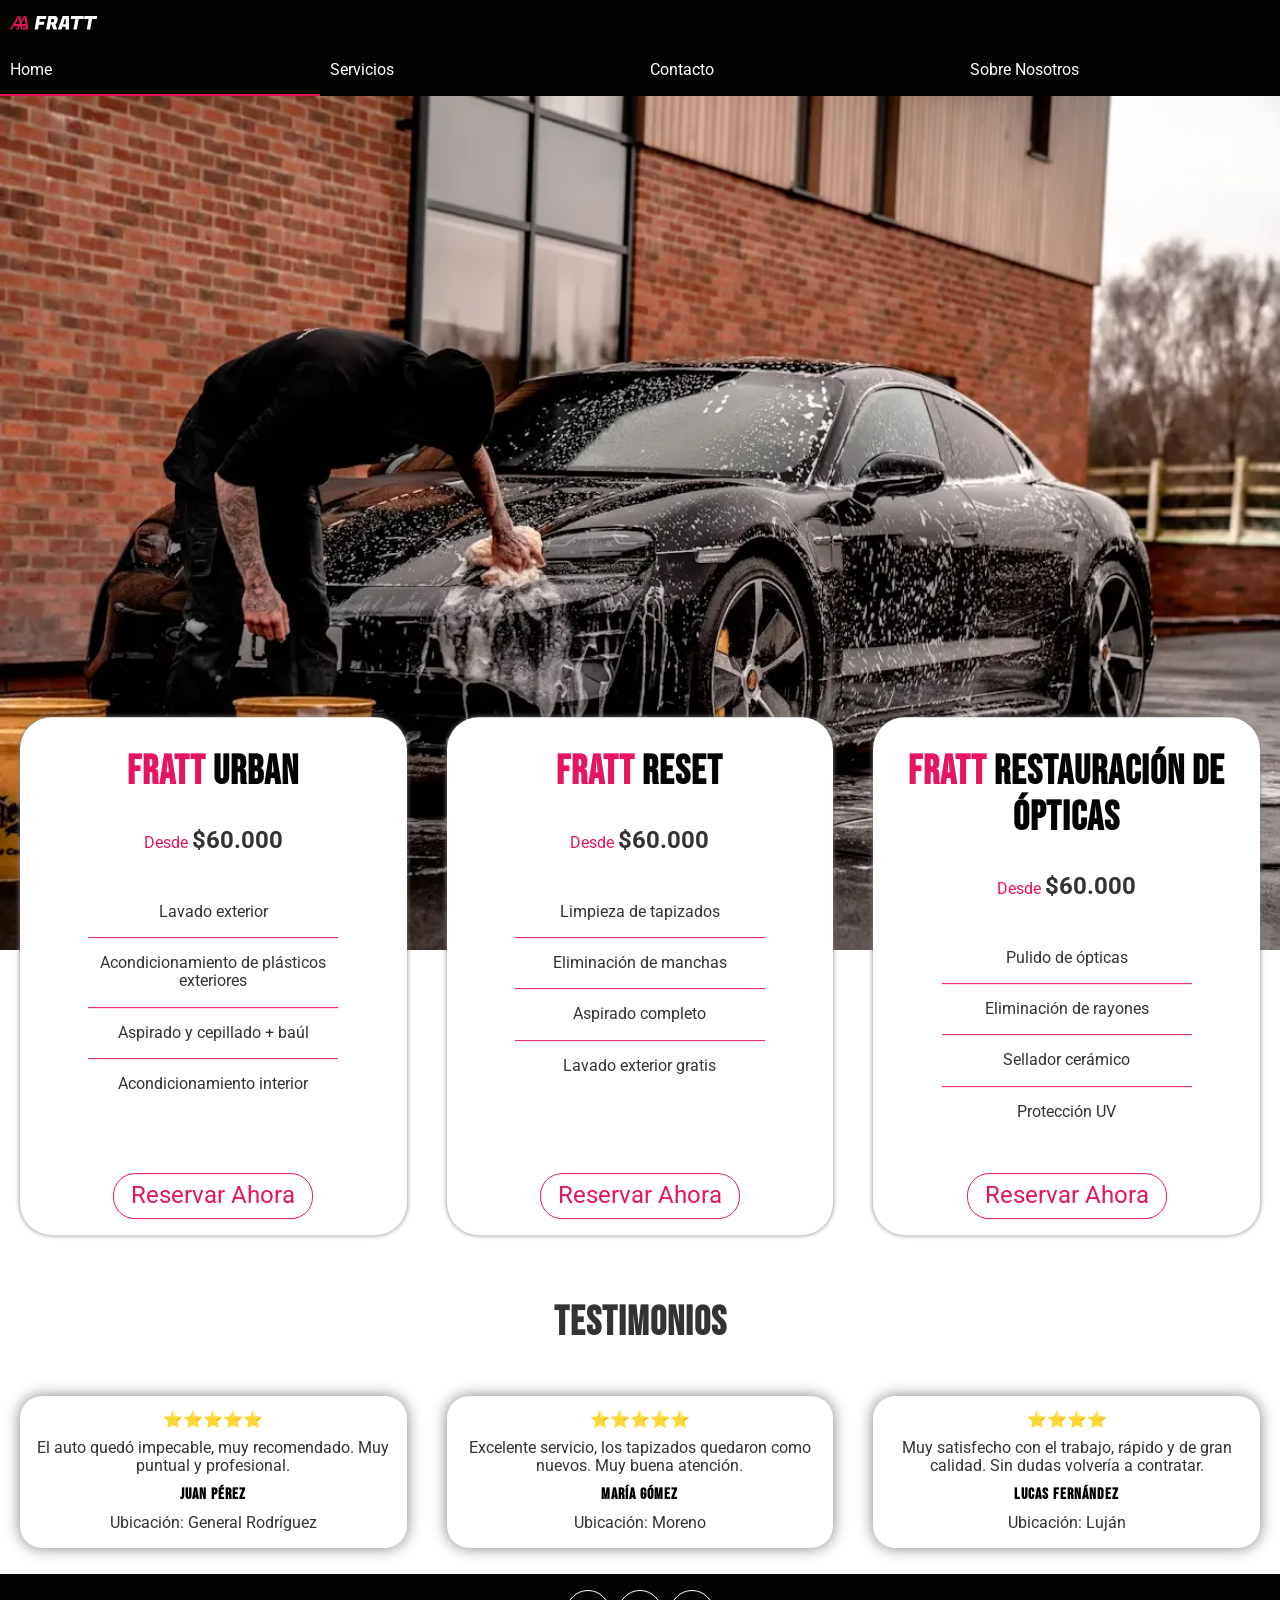
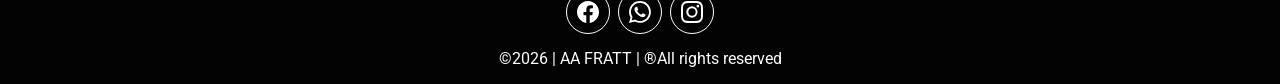
<file: index.html>
<!DOCTYPE html>
<html lang="en">
<head>
    <meta charset="UTF-8">
    <meta name="viewport" content="width=device-width, initial-scale=1.0">
    <meta name="author" content="Thomas Gomez">
    <meta name="description" content="Book our car wash packages backed by real testimonials">
    <title>AA FRATT - Mobile Car Wash</title>
    <!-- FAVICON -->
     <link rel="icon" href="images/favicon.ico">
    <!-- FACEBOOK META TAGS -->
    <meta property="og:title" content="Home page - AA FRATT - Mobile Car Wash">
    <meta property="og:description" content="Book our car wash packages backed by real testimonials">
    <meta property="og:image" content="https://diegothomas2025.github.io/wdd231/images/profile.webp">
    <meta property="og:url" content="https://diegothomas2025.github.io/wdd231/finalproject/index.html">
    <!-- FONTS -->
    <link rel="preconnect" href="https://fonts.googleapis.com">
    <link rel="preconnect" href="https://fonts.gstatic.com" crossorigin>
    <link href="https://fonts.googleapis.com/css2?family=Bebas+Neue&family=Roboto&display=swap" rel="stylesheet">
    <!-- STYLES -->
    <link rel="stylesheet" href="styles/normalize.css">
    <link rel="stylesheet" href="styles/base.css">
    <link rel="stylesheet" href="styles/medium.css">
    <link rel="stylesheet" href="styles/larger.css">
    <!-- SCRIPTS -->
     <script src="scripts/main.js" type="module"></script>
</head>
<body>
    <header>
        <img src="images/aafratt-logo.svg" alt="Logo AA FRATT" width="1" height="1">
        <button id="ham-button" class="hamburger" aria-label="Open menu"></button>
    </header>
    <nav id="nav-button" class="navigation">
        <ul>
            <li><a class="current" href="index.html">Home</a></li>
            <li><a href="services.html">Servicios</a></li>
            <li><a href="contact.html">Contacto</a></li>
            <li><a href="contact.html">Sobre Nosotros</a></li>
        </ul>
    </nav>
    <main>
        <section class="hero">
            <h1 hidden>Home</h1>
            <img src="images/hero.webp" alt="Car Wash Photo">
            <section id="packages-container">
                <h2 hidden>packages</h2>
            </section>
            <dialog id="dialog-container">
                <div class="dialog-grid">
                    <h2>Title</h2>
                    <button>❌</button>
                </div>
                <div class="dialog-content">
                    <p id="dialog-prices"></p>
                    <ul id="dialog-services"></ul>
                    <a href="https://wa.me/5491137663738" id="whatsapp-button" target="_blank">Confirmar por WhatsApp</a>
                </div>
            </dialog>
        </section>
        <section class="testimonials">
            <h2>Testimonios</h2>
            <div id="testimonials-container"></div>
        </section>

    </main>
    <footer>
        <div class="social">
            <a href="https://www.facebook.com/ElTomiiXD/" target="_blank"><img src="images/facebook.svg" alt="Facebook Logo" width="16" height="16"></a>
            <a href="https://api.whatsapp.com/send/?phone=%2B541137663738&text&type=phone_number&app_absent=0" target="_blank"><img src="images/whatsapp.svg" alt="WhatsApp Logo" width="16" height="16"></a>
            <a href="https://www.instagram.com/tomii_gomez_/?__pwa=1" target="_blank"><img src="images/instagram.svg" alt="Instagram Logo" width="16" height="16"></a>
        </div>
        <p>©2026 | AA FRATT | ®All rights reserved</p>
    </footer>
</body>
</html>
</file>
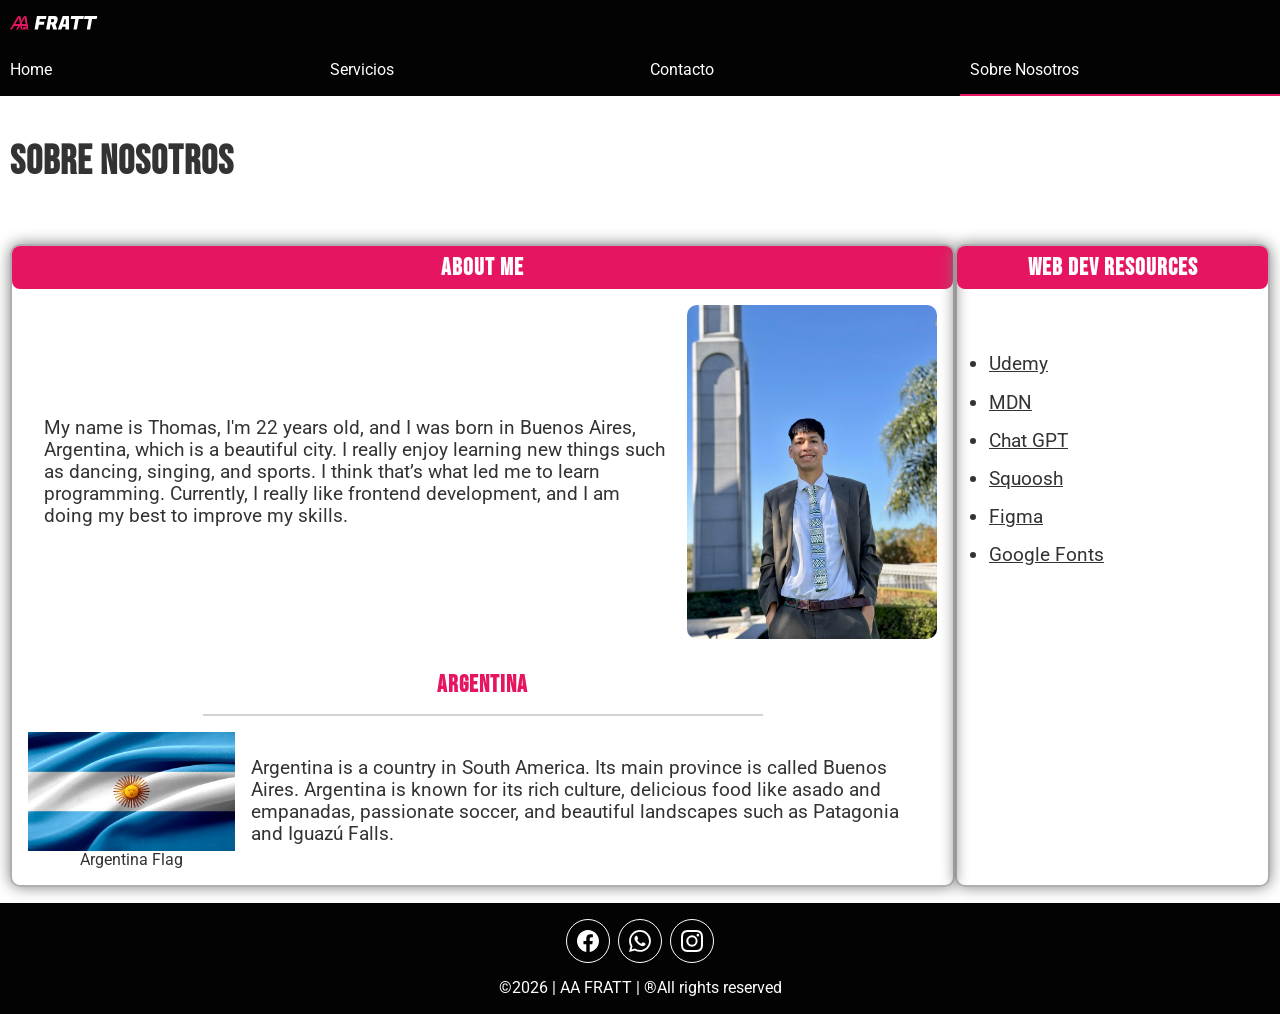
<file: about.html>
<!DOCTYPE html>
<html lang="en">
<head>
    <meta charset="UTF-8">
    <meta name="viewport" content="width=device-width, initial-scale=1.0">
    <meta name="author" content="Thomas Gomez">
    <meta name="description" content="Book our car wash packages backed by real testimonials">
    <title>AA FRATT - Mobile Car Wash</title>
    <!-- FAVICON -->
     <link rel="icon" href="images/favicon.ico">
    <!-- FACEBOOK META TAGS -->
    <meta property="og:title" content="Home page - AA FRATT - Mobile Car Wash">
    <meta property="og:description" content="Book our car wash packages backed by real testimonials">
    <meta property="og:image" content="https://diegothomas2025.github.io/wdd231/images/profile.webp">
    <meta property="og:url" content="https://diegothomas2025.github.io/wdd231/finalproject/index.html">
    <!-- FONTS -->
    <link rel="preconnect" href="https://fonts.googleapis.com">
    <link rel="preconnect" href="https://fonts.gstatic.com" crossorigin>
    <link href="https://fonts.googleapis.com/css2?family=Bebas+Neue&family=Roboto&display=swap" rel="stylesheet">
    <!-- STYLES -->
    <link rel="stylesheet" href="styles/normalize.css">
    <link rel="stylesheet" href="styles/base.css">
    <link rel="stylesheet" href="styles/medium.css">
    <link rel="stylesheet" href="styles/larger.css">
    <!-- SCRIPTS -->
     <script src="scripts/main.js" type="module"></script>
</head>
<body>
    <header>
        <img src="images/aafratt-logo.svg" alt="Logo AA FRATT" width="1" height="1">
        <button id="ham-button" class="hamburger" aria-label="Open menu"></button>
    </header>
    <nav id="nav-button" class="navigation">
        <ul>
            <li><a href="index.html">Home</a></li>
            <li><a href="services.html">Servicios</a></li>
            <li><a href="contact.html">Contacto</a></li>
            <li><a class="current" href="about.html">Sobre Nosotros</a></li>
        </ul>
    </nav>
    <main class="main-container">
        <h1>Sobre Nosotros</h1>
        <section class="card ">
            <h2>About Me</h2>
            <div class="profile">
                <p>My name is Thomas, I'm 22 years old, and I was born in Buenos Aires, Argentina, which is a beautiful city. I really enjoy learning new things such as dancing, singing, and sports. I think that’s what led me to learn programming. Currently, I really like frontend development, and I am doing my best to improve my skills.</p>
                <img src="images/profile.webp" alt="Author Image" loading="lazy">
            </div>
            <h3>Argentina</h3>
            <div class="argentina">
                <figure>
                    <img src="images/argentina.webp" alt="Argentina Flag" loading="lazy">
                    <figcaption>Argentina Flag</figcaption> 
                </figure>
                <p>Argentina is a country in South America. Its main province is called Buenos Aires. Argentina is known for its rich culture, delicious food like asado and empanadas, passionate soccer, and beautiful landscapes such as Patagonia and Iguazú Falls.</p>
            </div>
        </section>
        <section class="card">
            <h2>Web Dev Resources</h2>
            <ul class="web-resources">
                <li><a href="https://www.udemy.com/home/my-courses/learning/">Udemy</a></li>
                <li><a href="https://developer.mozilla.org/es/">MDN</a></li>
                <li><a href="https://chatgpt.com/c/68bcdb42-6bdc-8331-998b-def47b112c37">Chat GPT</a></li>
                <li><a href="https://squoosh.app/">Squoosh</a></li>
                <li><a href="https://www.figma.com/files/team/1518007020828642637/project/404070113/Proyecto-en-equipo?fuid=1518007018238513076">Figma</a></li>
                <li><a href="https://fonts.google.com/">Google Fonts</a></li>
            </ul>
        </section>
    </main>
    <footer>
        <div class="social">
            <a href="https://www.facebook.com/ElTomiiXD/" target="_blank"><img src="images/facebook.svg" alt="Facebook Logo" width="16" height="16"></a>
            <a href="https://api.whatsapp.com/send/?phone=%2B541137663738&text&type=phone_number&app_absent=0" target="_blank"><img src="images/whatsapp.svg" alt="WhatsApp Logo" width="16" height="16"></a>
            <a href="https://www.instagram.com/tomii_gomez_/?__pwa=1" target="_blank"><img src="images/instagram.svg" alt="Instagram Logo" width="16" height="16"></a>
        </div>
        <p>©2026 | AA FRATT | ®All rights reserved</p>
    </footer>
</body>
</html>
</file>
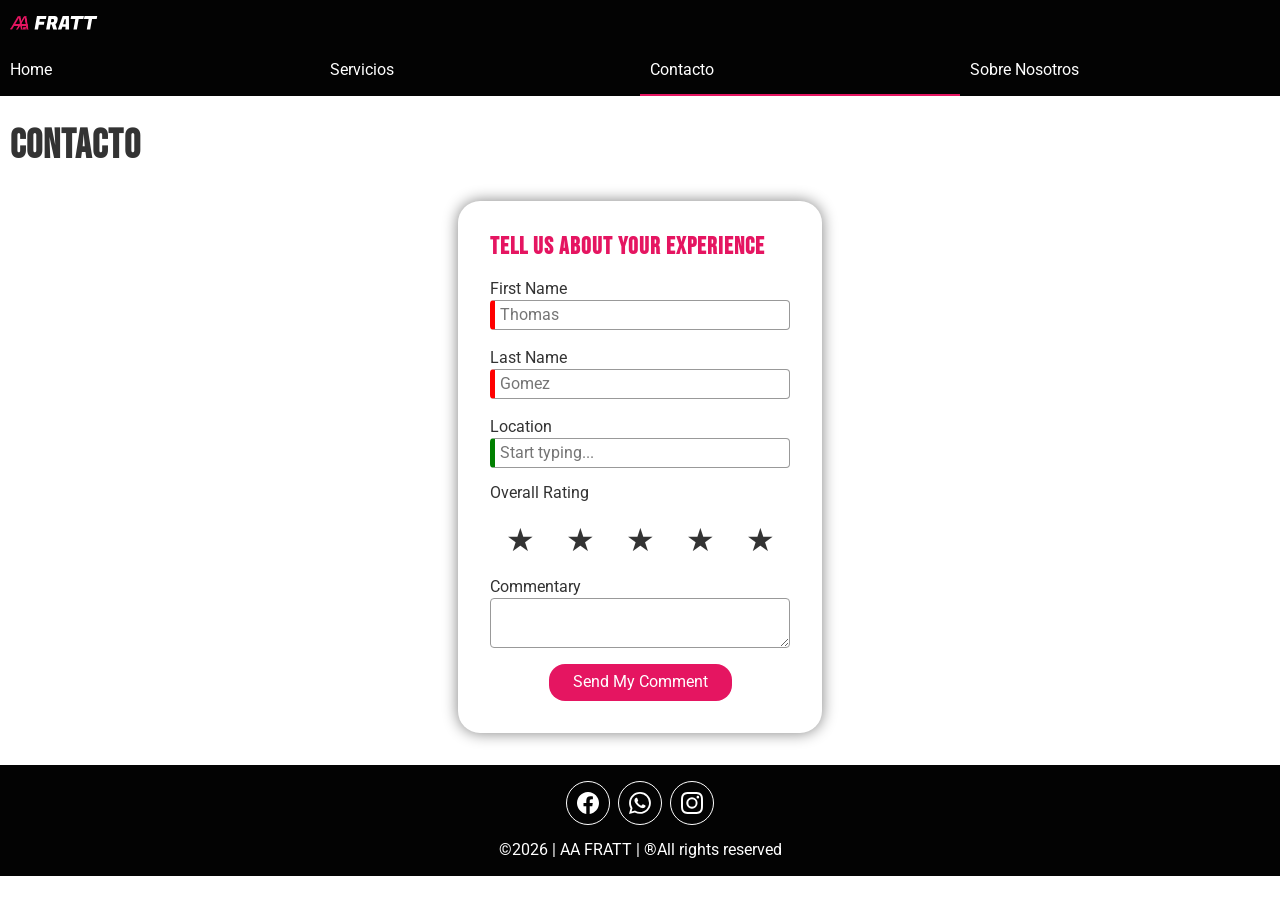
<file: contact.html>
<!DOCTYPE html>
<html lang="en">
<head>
    <meta charset="UTF-8">
    <meta name="viewport" content="width=device-width, initial-scale=1.0">
    <meta name="author" content="Thomas Gomez">
    <meta name="description" content="Contact us and tell us about your experience.">
    <title>AA FRATT - Contact Us</title>
    <!-- FAVICON -->
     <link rel="icon" href="images/favicon.ico">
    <!-- FACEBOOK META TAGS -->
    <meta property="og:title" content="Contact Us | AA Fratt Car Wash">
    <meta property="og:description" content="Contact us and tell us about your experience.">
    <meta property="og:image" content="https://diegothomas2025.github.io/wdd231/images/profile.webp">
    <meta property="og:url" content="https://diegothomas2025.github.io/wdd231/finalproject/index.html">
    <!-- FONTS -->
    <link rel="preconnect" href="https://fonts.googleapis.com">
    <link rel="preconnect" href="https://fonts.gstatic.com" crossorigin>
    <link href="https://fonts.googleapis.com/css2?family=Bebas+Neue&family=Roboto&display=swap" rel="stylesheet">
    <!-- STYLES -->
    <link rel="stylesheet" href="styles/normalize.css">
    <link rel="stylesheet" href="styles/base.css">
    <link rel="stylesheet" href="styles/medium.css">
    <link rel="stylesheet" href="styles/larger.css">
    <!-- SCRIPTS -->
    <script src="scripts/main.js" type="module"></script>
</head>
<body>
    <header>
        <img src="images/aafratt-logo.svg" alt="Logo AA FRATT" width="1" height="1">
        <button id="ham-button" class="hamburger" aria-label="Open menu"></button>
    </header>
    <nav id="nav-button" class="navigation">
        <ul>
            <li><a href="index.html">Home</a></li>
            <li><a href="services.html">Servicios</a></li>
            <li><a class="current" href="contact.html">Contacto</a></li>
            <li><a href="about.html">Sobre Nosotros</a></li>
        </ul>
    </nav>
    <main>
        <h1>Contacto</h1>
        <form action="thankyou.html" method="get">
            <h2>Tell us about your experience</h2>

            <label for="get-fname">First Name</label>
            <input type="text" id="get-fname" name="first" title="Your first name" autocomplete="given-name" placeholder="Thomas" required>

            <label for="get-lname">Last Name</label>
            <input type="text" id="get-lname" name="lastname" title="Your last name" autocomplete="family-name" placeholder="Gomez" required>

            <label for="get-location">Location</label>
            <input list="cities" id="get-location" name="location" placeholder="Start typing...">

            <fieldset>
                <legend>Overall Rating</legend>
                <div>
                    <input type="radio" id="star5" name="rating" value="5">
                    <label for="star5">★</label>
                    
                    <input type="radio" id="star4" name="rating" value="4">
                    <label for="star4">★</label>
                    
                    <input type="radio" id="star3" name="rating" value="3">
                    <label for="star3">★</label>
                    
                    <input type="radio" id="star2" name="rating" value="2">
                    <label for="star2">★</label>
                    
                    <input type="radio" id="star1" name="rating" value="1">
                    <label for="star1">★</label>
                </div>
            </fieldset>

            <datalist id="cities">
                <option value="General Rodriguez"></option>
                <option value="Moreno"></option>
                <option value="Lujan"></option>
                <option value="Pilar"></option>
                <option value="San Miguel"></option>
                <option value="Moron"></option>
                <option value="Merlo"></option>
                <option value="Ituzaingo"></option>
            </datalist>

            <label for="get-commentary">Commentary</label>
            <textarea name="commentary" id="get-commentary" title="Write your experience"></textarea>
            <!-- SUBMIT -->
            <input type="submit" name="submit" id="submit" value="Send My Comment">
        </form>
    
    </main>
    <footer>
        <div class="social">
            <a href="https://www.facebook.com/ElTomiiXD/" target="_blank"><img src="images/facebook.svg" alt="Facebook Logo" width="16" height="16"></a>
            <a href="https://api.whatsapp.com/send/?phone=%2B541137663738&text&type=phone_number&app_absent=0" target="_blank"><img src="images/whatsapp.svg" alt="WhatsApp Logo" width="16" height="16"></a>
            <a href="https://www.instagram.com/tomii_gomez_/?__pwa=1" target="_blank"><img src="images/instagram.svg" alt="Instagram Logo" width="16" height="16"></a>
        </div>
        <p>©2026 | AA FRATT | ®All rights reserved</p>
    </footer>
</body>
</html>
</file>
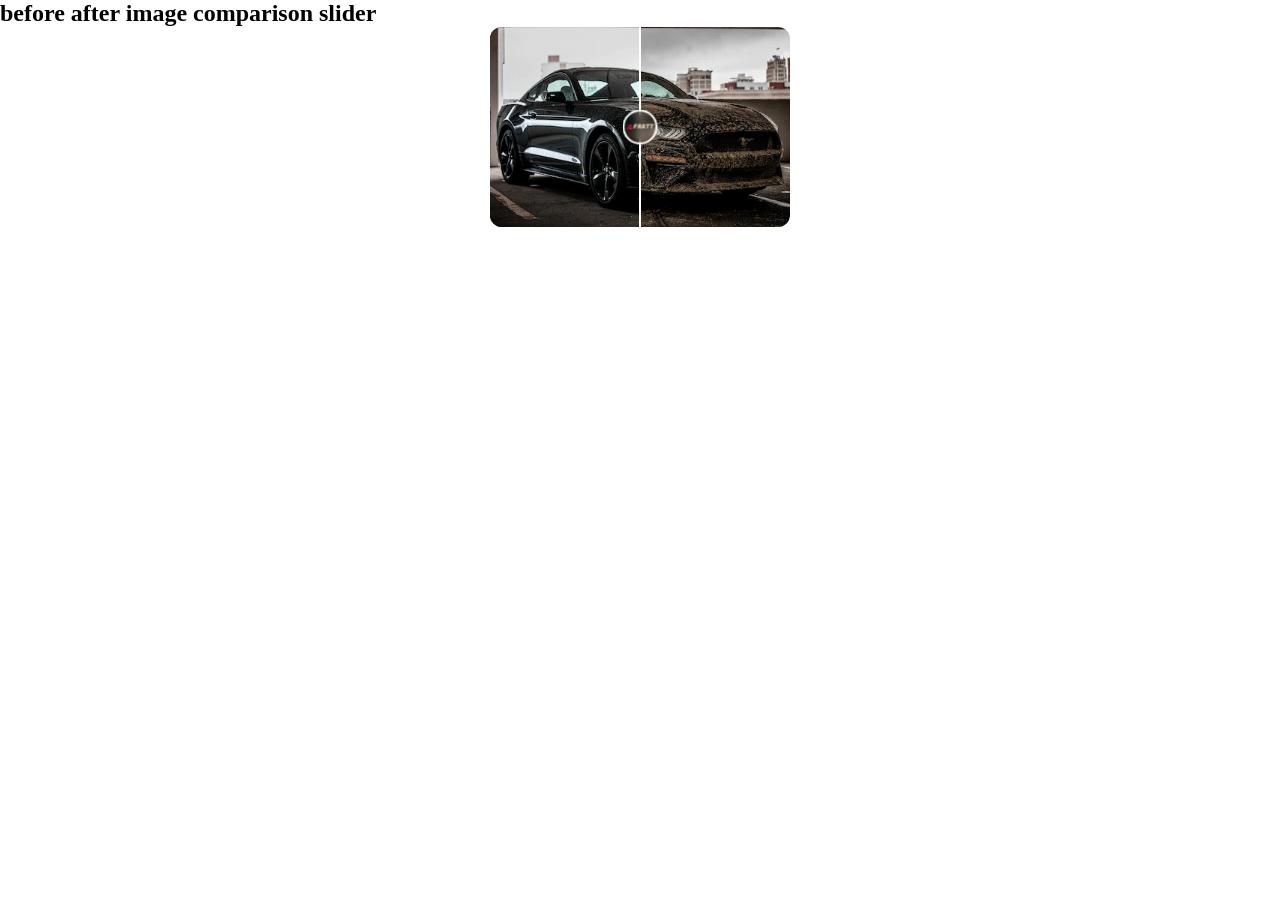
<file: prueba.html>
<!DOCTYPE html>
<html lang="en">
<head>
  <meta charset="UTF-8">
  <meta name="viewport" content="width=device-width, initial-scale=1.0">
  <title>Document</title>
  <link rel="stylesheet" href="styles/prueba.css">
  <script src="scripts/prueba.js" defer></script>
  <link rel="preconnect" href="https://fonts.googleapis.com">
  <link rel="preconnect" href="https://fonts.gstatic.com" crossorigin>
  <link href="https://fonts.googleapis.com/css2?family=Fugaz+One&display=swap" rel="stylesheet">
</head>
<body>

  <main>
    <section>
      <h1>before after image comparison slider</h1>
    </section>
  <div class="compare-container">
    <img src="images/fiesta-before.webp" class="before">

    <div class="after-wrapper">
      <img src="images/fiesta.webp" class="after">
    </div>

    <div class="slider-line">
      <div class="slider-circle">
        <img src="images/aa-logo.svg" alt="">
        <p>FRATT</p>

      </div>
    </div>
    
  </div>
  </main>
  
</body>
</html>
</file>
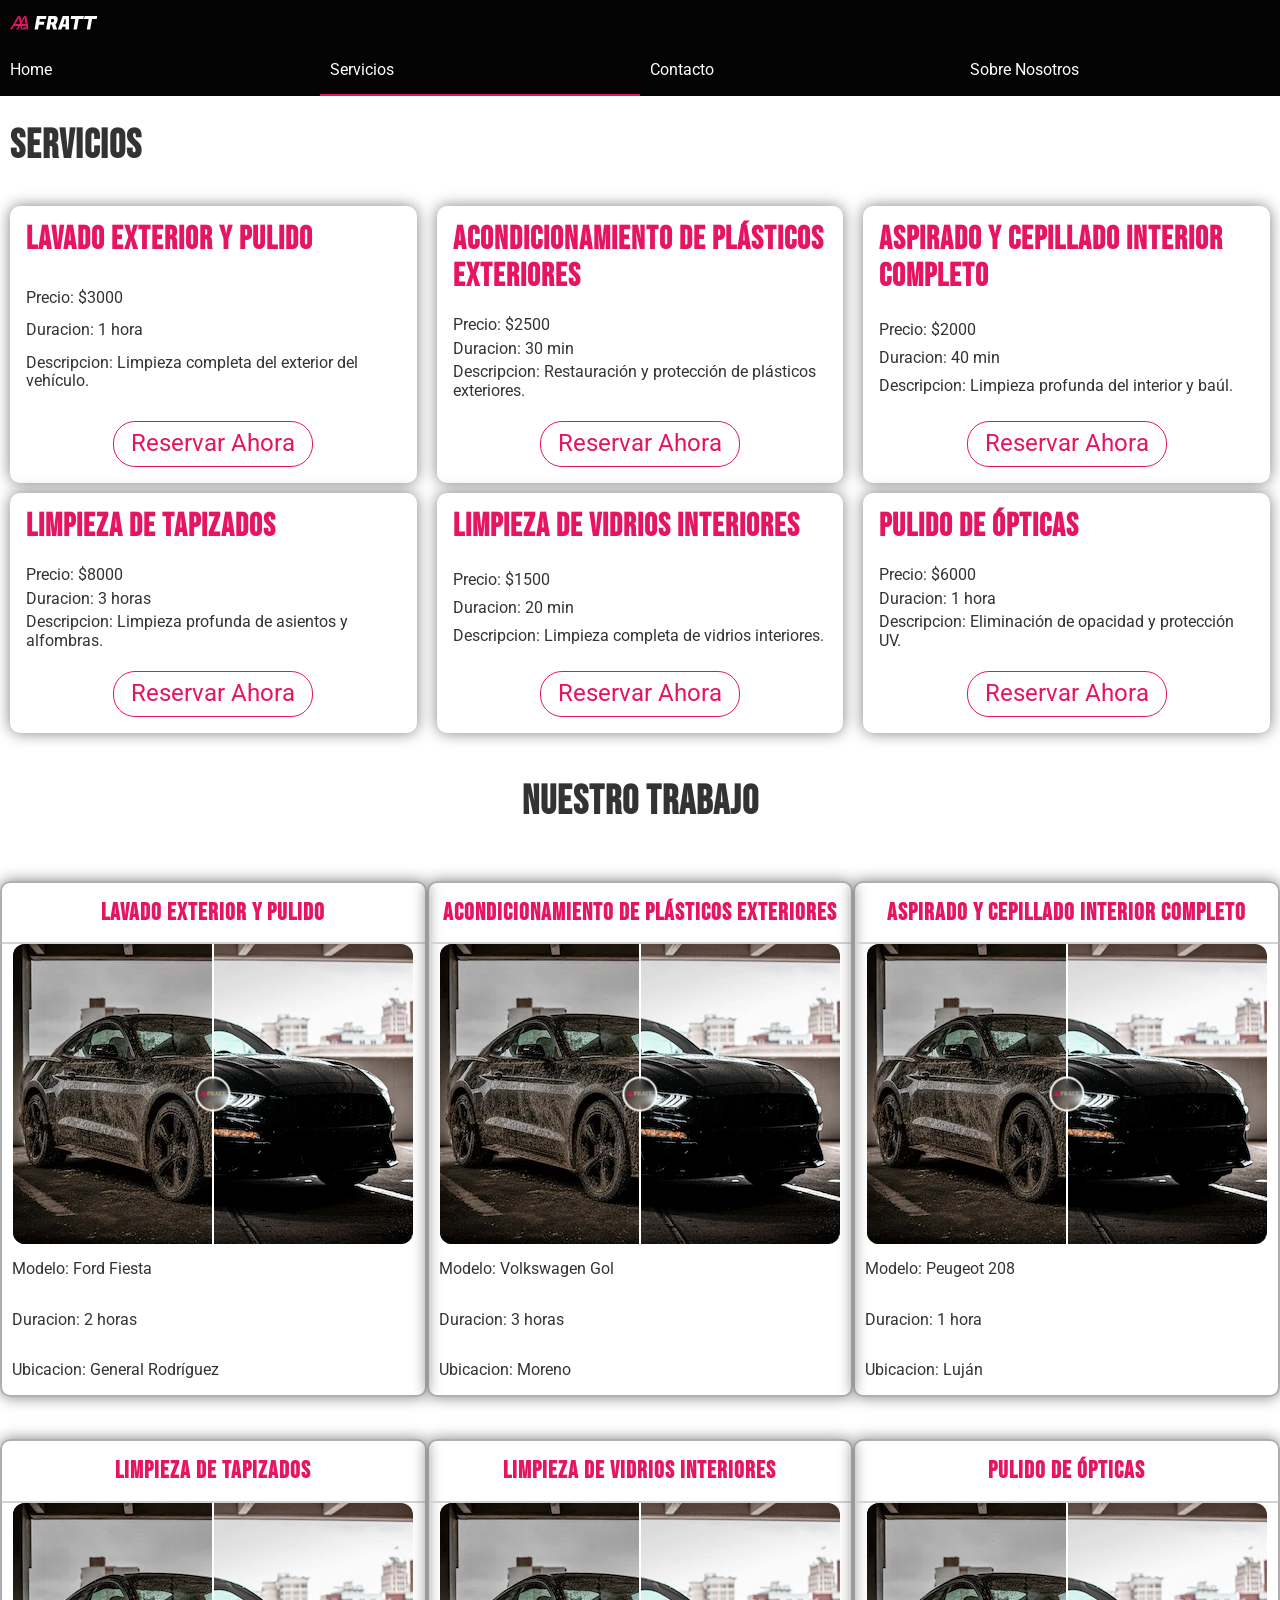
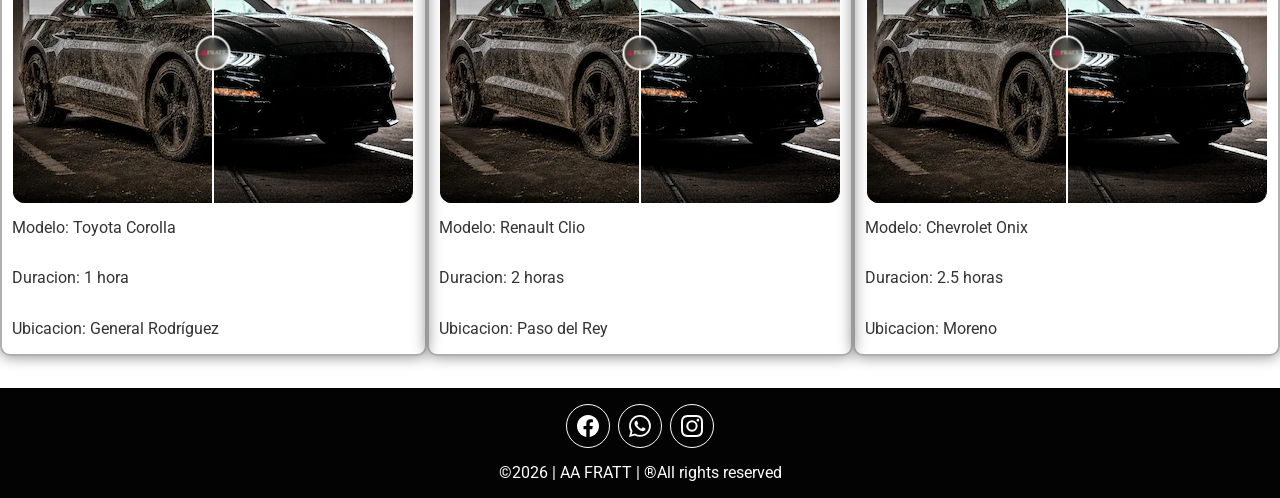
<file: services.html>
<!DOCTYPE html>
<html lang="en">
<head>
    <meta charset="UTF-8">
    <meta name="viewport" content="width=device-width, initial-scale=1.0">
    <meta name="author" content="Thomas Gomez">
    <meta name="description" content="Discover our top car wash services and book one with us.">
    <title>AA FRATT - Car Wash Services</title>
    <!-- FAVICON -->
     <link rel="icon" href="images/favicon.ico">
    <!-- FACEBOOK META TAGS -->
    <meta property="og:title" content="Services | AA Fratt Car Wash">
    <meta property="og:description" content="Discover our top car wash services and book one with us.">
    <meta property="og:image" content="https://diegothomas2025.github.io/wdd231/images/profile.webp">
    <meta property="og:url" content="https://diegothomas2025.github.io/wdd231/finalproject/index.html">
    <!-- FONTS -->
    <link rel="preconnect" href="https://fonts.googleapis.com">
    <link rel="preconnect" href="https://fonts.gstatic.com" crossorigin>
    <link href="https://fonts.googleapis.com/css2?family=Bebas+Neue&family=Roboto&display=swap" rel="stylesheet">
    <!-- STYLES -->
    <link rel="stylesheet" href="styles/normalize.css">
    <link rel="stylesheet" href="styles/base.css">
    <link rel="stylesheet" href="styles/medium.css">
    <link rel="stylesheet" href="styles/larger.css">
    <!-- SCRIPTS -->
     <script src="scripts/main.js" type="module"></script>
</head>
<body>
    <header>
        <img src="images/aafratt-logo.svg" alt="Logo AA FRATT" width="1" height="1">
        <button id="ham-button" class="hamburger" aria-label="Open menu"></button>
    </header>
    <nav id="nav-button" class="navigation">
        <ul>
            <li><a href="index.html">Home</a></li>
            <li><a class="current" href="services.html">Servicios</a></li>
            <li><a href="contact.html">Contacto</a></li>
            <li><a href="about.html">Sobre Nosotros</a></li>
        </ul>
    </nav>
    <main>
        
        <section id="services-container">
            <h1>Servicios</h1>
            <span id="lastServiceSelected"></span>
        </section>
        <section id="jobs-container">
            <h2>Nuestro Trabajo</h2>
            <div id="jobs-grid"></div>
        </section>

    </main>
    <footer>
        <div class="social">
            <a href="https://www.facebook.com/ElTomiiXD/" target="_blank"><img src="images/facebook.svg" alt="Facebook Logo" width="16" height="16"></a>
            <a href="https://api.whatsapp.com/send/?phone=%2B541137663738&text&type=phone_number&app_absent=0" target="_blank"><img src="images/whatsapp.svg" alt="WhatsApp Logo" width="16" height="16"></a>
            <a href="https://www.instagram.com/tomii_gomez_/?__pwa=1" target="_blank"><img src="images/instagram.svg" alt="Instagram Logo" width="16" height="16"></a>
        </div>
        <p>©2026 | AA FRATT | ®All rights reserved</p>
    </footer>
</body>
</html>
</file>
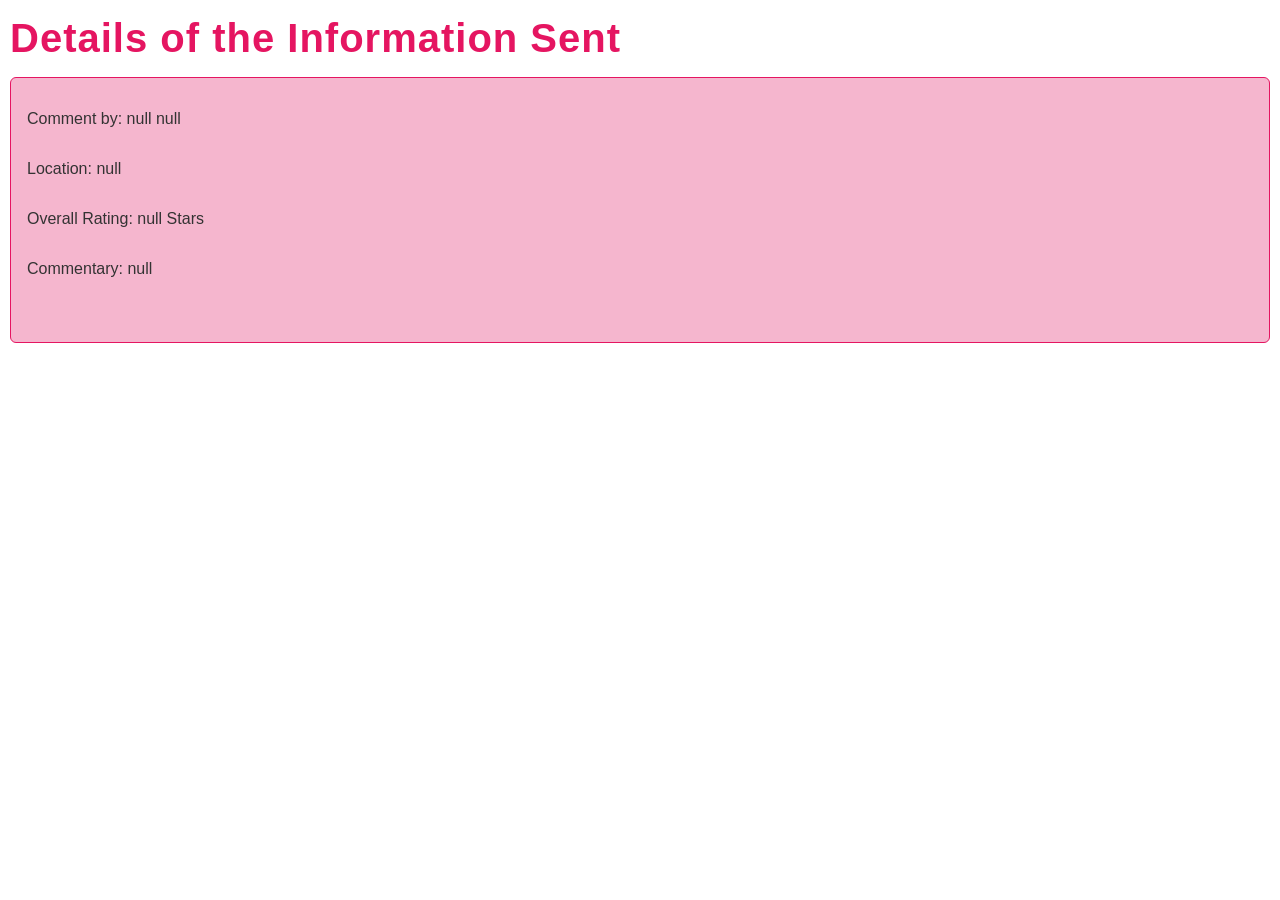
<file: thankyou.html>
<!DOCTYPE html>
<html lang="en">
<head>
    <meta charset="UTF-8">
    <meta name="viewport" content="width=device-width, initial-scale=1.0">
    <meta name="author" content="Thomas Gomez">
    <link rel="stylesheet" href="styles/base.css">
    <script src="scripts/main.js" type="module"></script>
    <title>Form confirmation page</title>
</head>
<body>
    <main>
        <h1 class="thankyou-title">Details of the Information Sent</h1>
        <div id="results"></div>
    </main>
</body>
</html>
</file>
<file: styles/base.css>
* {
    margin: 0;
    padding: 0;
    box-sizing: border-box;
}

:root {
    /* COLORS */
    --primary-color: #e51561;
    --light-color-background: #ffffff;
    --dark-color-background: #030303;
    --text-color: #333333;

    /* FONTS */
    --heading-font: "Bebas Neue", "Oswald", "Arial Narrow", sans-serif;
    --body-font: "Roboto", "Helvetica Neue", Arial, sans-serif;
}

/******************************* GENERAL STYLE *******************************/
body {
    font-family: var(--body-font);
    color: var(--text-color);
}
h2, h3{
    font-family: var(--heading-font);
    color: var(--primary-color);
    letter-spacing: 1px;
}
h1 {
    font-size: 2.5rem;
    padding: 0 0 0 10px;
    font-family: var(--heading-font);
    letter-spacing: 1px;
}

/******************************* HEADER *******************************/
header {
    display: grid;
    justify-content: space-between;
    align-items: center;
    grid-template-columns: 88px 44px;
    padding: 1rem 0 1rem 10px;
    column-gap: 8px;
    background-color: var(--dark-color-background);
}
header img {
    display: block;
    width: 100%;
    height: auto;
}
/******************************* HAMBURGER BUTTON *******************************/
.hamburger {
    background: none;
    border: none;
    color: var(--light-color-background);
    cursor: pointer;
}
.hamburger:before {
    content: "\2630";
    font-size: 1.5rem;
}
.hamburger.show:before {
    content: "\00D7";
    font-size: 1.5rem;
}

/******************************* NAVIGATION BUTTON *******************************/
.navigation {
    display: none;
    background-color: var(--dark-color-background);
    color: var(--light-color-background);
}
.navigation.show {
    display: block;
}
.navigation ul {
    list-style: none;
}
.navigation a {
    display: block;
    padding: .9rem 10px;
    text-decoration: none;
    color: inherit;
    border-bottom: 1px solid rgb(231, 231, 231);
}
.navigation a:hover {
    background-color: var(--primary-color);
    color: var(--light-color-background);
}
.navigation .current {
    background-color: var(--primary-color);
    color: var(--light-color-background);
}

/******************************* HERO SECTION *******************************/
.hero img {
    display: block;
    width: 100%;
    height: auto;
}

/******************************* PACKAGE CARD *******************************/
#packages-container {
    margin: 1rem 0;
}
.package-card {
    display: flex;
    flex-direction: column;
    justify-content: space-between;
    
    margin: 10px 20px;
    padding: 1rem;
    max-width: 100%;
    height: 100%;
    text-align: center;
    background-color: var(--light-color-background);
    box-shadow: 0 0 5px gray;
    border-radius: 32px;
}
.card-content {
    flex-grow: 1;
}
.package-card h3 {
    font-size: 2.5rem;
    padding: 1rem 0;
    color: var(--primary-color);
    text-transform: uppercase;
    font-family: var(--heading-font);
}
.package-card span {
    color: var(--dark-color-background);
}
.package-card p {
    padding: 1rem 0;
    color: var(--primary-color);
}
.package-card strong {
    font-size: 1.5rem;
    color: var(--text-color);
}
.package-card ul {
    list-style-type: none;
    margin: 1rem auto;
}
.package-card li {
    margin: 0 auto;
    padding: 1rem 0;
    max-width: 250px;
}
.package-card li:not(:last-child) {
    border-bottom: 1px solid var(--primary-color);
}
.package-card button {
    margin: auto auto;
    padding: .5rem;
    width: 200px;
    font-size: 1.5rem;
    border: 1px solid var(--primary-color);
    border-radius: 22px;
    /* box-shadow: 0 0 20px var(--primary-color); */
    color: var(--primary-color);
    background-color: var(--light-color-background);
    cursor: pointer;
}
.package-card button:hover {
    background-color: var(--primary-color);
    color: var(--light-color-background);
    box-shadow: none;
}
/******************************* DIALOGS *******************************/
#dialog-container {
    position: fixed;
    top: 50%;
    left: 50%;
    transform: translate(-50%, -50%);
    width: 90%;
    max-width: 600px;
    background-color: var(--light-color-background);
    padding: 1rem;
    border: none;
    border-radius: 5px;
    color: var(--text-color);
}
.dialog-grid {
    display: grid;
    grid-template-columns: 1fr 44px;
}
.dialog-grid button {
    border: none;
    background: none;
}
.dialog-grid button:hover {
    background-color: var(--dark-color-background);
}
::backdrop {
    background-color: rgb(0 0 0 / 50%);
}
.dialog-content {
    text-align: center;
}
.dialog-content p {
    font-weight: bold;
    text-align: left;
}
.dialog-content ul {
    padding: 1rem;
    text-align: left;
}
.dialog-content a {
    text-decoration: none;
    color: var(--light-color-background);
    background-color: var(--primary-color);
    border-radius: 22px;
    padding: .5rem;
}
.dialog-content a:hover {
    background-color: var(--dark-color-background);
}

/******************************* TESTIMONIALS SECTION *******************************/
.testimonials {
    margin: 1rem 0;
}
.testimonials h2 {
    color: var(--text-color);
    font-size: 2.5rem;
    text-align: center;
    padding: 2.5rem;
}
.testimonial-card {
    margin: 10px 20px;
    padding: 10px;
    text-align: center;
    border-radius: 22px;
    box-shadow: 0 0 15px gray;
}
.testimonial-card p {
    padding: 5px 0;
}
.testimonial-card h3 {
    padding: 5px 0;
    color: black;
    font-size: 1rem;
}

/******************************* SERVICES SECTION / service.html *******************************/
#lastServiceSelected {
    text-align: center;
    margin: 0 auto;
    width: 100%;
    display: block;
    font-weight: bold;
}
.service-content {
    margin: 10px 0;
}
.service-content div {
    display: flex;
    flex-direction: column;
    justify-content: space-between;
    margin: 10px;
    padding: 1rem;
    max-width: 100%;
    height: 100%;
    background-color: var(--light-color-background);
    box-shadow: 0 0 15px gray;
    border-radius: 10px;
}
.service-content h2 {
    font-size: 2rem;
    padding-bottom: 1rem;
    text-transform: uppercase;
}
.service-content a {
    text-decoration: none;
    text-align: center;
    margin: 1rem auto 0;
    padding: .5rem;
    width: 200px;
    font-size: 1.5rem;
    border: 1px solid var(--primary-color);
    border-radius: 22px;
    /* box-shadow: 0 0 20px var(--primary-color); */
    color: var(--primary-color);
    background-color: var(--light-color-background);
    cursor: pointer;
}
.service-content a:hover {
    background-color: var(--primary-color);
    color: var(--light-color-background);

}

/******************************* JOBS SECTION / service.html *******************************/
#jobs-container {
    margin: 1rem 0;
}
#jobs-container h2 {
    color: var(--text-color);
    font-size: 2.5rem;
    text-align: center;
    margin: 0 auto;
    padding: 2.5rem 0;
}
.card {
    margin: 1rem 10px;
    background-color: var(--light-color-background);
    box-shadow: 0 0 15px gray;
}
.card h3 {
    font-size: 1.5rem;
    padding: 1rem 10px;
}
.card > p {
    padding: 1rem 10px;
}

.containerBox {
    position: relative;
    width: 100%;
    max-width: 400px;
    aspect-ratio: 4 / 3;
    margin: 0 auto;
    overflow: hidden;
    border-radius: 12px;
}
/* BEFORE */
.before {
  position: absolute;
  top: 0;
  left: 0;

  width: 100%;
  height: 100%;


  object-fit: cover;
}
/* WRAPPER */
.containerBoxAfter {
  position: absolute;
  top: 0;
  left: 0;
  width: 50%;
  height: 100%;
  overflow: hidden;
}
/* AFTER (clave total) */
.after {
  position: absolute;
  top: 0;
  left: 0;
  max-width: 400px;
  height: 100%;

  /* transform: translate(-50%, -50%); */
  object-fit: cover;
}
/* Línea */
.slider-line {
  position: absolute;
  top: 0;
  left: 50%;
  width: 2px;
  height: 100%;
  background: white;
  transform: translateX(-50%);
  z-index: 2;

}
/* Círculo */
.slider-circle {
  position: absolute;
  top: 50%;
  left: 50%;
  width: 35px;
  height: 35px;
  border: 2px solid white;
  background-color: transparent;
  border-radius: 50%;
  transform: translate(-50%, -50%);
  display: flex;
  justify-content: center;
  align-items: center;
  backdrop-filter: blur(4px);
  cursor: col-resize;
}
.slider-circle img {
  width: 22%;
  height: auto;
  margin-right: 1px;
}
.slider-circle p {
  width: 65%;
  color: wheat;
  font-size: 6px;
  height: auto;
  font-family: Fugaz One;
}
.containerBox {
  -webkit-user-select: none;
  user-select: none;
}


/******************************* FORM / contact.html *******************************/
form {
    margin: 2rem auto;
    width: 300px;
    border-radius: 22px;
    box-shadow: 0 0 15px gray;
    padding: 2rem;
}
form h2 {
    margin-bottom: 1rem;
    font-size: 1.5rem;

}
form label {
    display: block;
    padding-top: .2rem;
}
input[type=text],
input[type=tel],
input[list=cities] {
    display: block;
    margin: .1rem 0 1rem 0;
    padding: .3rem;
    border: 1px solid #999;
    border-radius: 4px;
    border-left-width: 5px;
    border-left-color: #555;
    font-size: 1rem;
    color: var(--text-color);
    width: 236px;
}
form textarea {
    max-width: 236px;
    min-width: 236px;
    max-height: 50px;
    min-height: 50px;
    display: block;
    margin: .1rem 0 1rem 0;
    padding: .3rem;
    border: 1px solid #999;
    border-radius: 4px;
    font-size: 1rem;
    color: var(--text-color);
    outline: none;
}
input:required {
    border-left-color: red;
}
input:focus {
    border-left-color: black;
    outline: none;
}
input:valid {
    border-left-color: green;
}
input[type=submit] {
    display: block;
    border: none;
    text-align: center;
    background-color: var(--primary-color);
    color: var(--light-color-background);
    border-radius: 1rem;
    padding: .6rem 1.5rem;
    margin: 1rem auto 0;
    -webkit-appearance: none;
    appearance: none;
    cursor: pointer;
}
input[type=submit]:hover {
    background-color: black;
}
input:-webkit-autofill {
    -webkit-text-fill-color: var(--text-color);
}
/******************************* OVERALL RATING *******************************/
fieldset {
    width: 236px;
    border: none;
    padding: 0;
    margin: 0;
}

fieldset div {
    display: flex;
    flex-direction: row-reverse;
    justify-content: space-around;
    margin: 1rem 0;
}
/* Stars */
fieldset label { 
    font-size: 2rem;
    color: var(--text-color);
    cursor: pointer;
    transition: color 0.2s;
}
/* hover (pinta hacia la izquierda) */
fieldset label:hover,
fieldset label:hover ~ label {
    color: var(--primary-color);
}
/* cuando está seleccionado */
input[type=radio]:checked ~ label {
    color: var(--primary-color);
}
input[type=radio] {
    display: none; 
}
/******************************* thankyou.html *******************************/
.thankyou-title {
    margin: 0 0 0 10px;
    padding: 1rem 0;
    color: var(--primary-color);
}
#results {
    margin: 0 10px;
    background-color: #f5b6ce;
    color: var(--text-color);
    border: 1px solid var(--primary-color);
    padding: 1rem;
    border-radius: 6px;
}
#results p {
    padding: 1rem 0;
}
/******************************* FOOTER *******************************/
footer {
    background-color: var(--dark-color-background);
    padding: 1rem;
    text-align: center;
    color: var(--light-color-background);
}
footer a {
    color: inherit;
}
.social {
    display: flex;
    column-gap: 8px;
    justify-content: center;
    margin-bottom: 1rem;
}
.social a {
    display: flex;
    justify-content: center;
    align-items: center;
    width: 44px;
    height: 44px;
    border: 1px solid var(--light-color-background);
    border-radius: 22px;
}
.social img {
    width: 22px;
    height: 22px;
}
.social a:hover {
    background-color: var(--primary-color);
}

/********************************************** // ABOUT TEST *******************************************/
.main-container {
    margin: 1.5rem 10px;
}

.main-container h1 {
    padding: 1rem 0;
    font-size: 2.5rem;
}

.card h2 {
    color: #ffff;
    background-color: var(--primary-color);
    text-align: center;
    border-radius: 8px;
    padding: 0.5rem;
    font-size: 1.5rem;
}

.card {
    border: 2px solid rgba(128, 128, 128, 0.63);
    border-radius: 10px;
    margin: 1rem 0;
    background-color: var(--secondary-color);
}

/* DIV PROFILE  */
.profile, .argentina {
    padding: 1rem;
}

.profile img, .argentina img {
    width: 100%;
    display: block;
    margin: 0 auto;
}
.profile p, .argentina p{
    font-size: 1.2rem;
    padding: 1rem;
}

.card h3 {
    text-align: center;
    font-size: 1.5rem;
}

figcaption {
    text-align: center;
}

/* WEB RESOURCES */
.web-resources {
    margin: 4rem 2rem;
}

.web-resources a {
    color: var(--text-color);
}
.web-resources li a:hover {
    color: var(--accent-color);
}

.web-resources li {
    margin: 1rem 0;
    font-size: 1.2rem;
}
</file>
<file: styles/medium.css>
@media only screen and (min-width: 38rem) {

    /******************************* HAMBURGER BUTTON *******************************/
    .hamburger {
        display: none;
    }
    /******************************* NAVIGATION *******************************/
    .navigation {
        display: block;
    }
    .navigation ul {
        display: flex;
    }
    .navigation li {
        flex: 1 1 100%;
    }
    .navigation a {
        border: none;
    }
    .navigation .current {
        border-bottom: 2px solid var(--primary-color);
        background-color: var(--dark-color-background);
        color: var(--light-color-background);
    }
    #packages-container {
        display: grid;
        grid-template-columns: repeat(auto-fit, minmax(335px, 1fr));
        align-items: stretch;
        row-gap: 10px;
    }   
    #testimonials-container {
        display: grid;
        grid-template-columns: repeat(auto-fit, minmax(335px, 1fr));
    }
    /******************************* SERVICES SECTION / service.html *******************************/
    .service-content {
        display: grid;
        grid-template-columns: repeat(auto-fit, minmax(360px, 1fr));
        row-gap: 10px;
    }
    /******************************* JOBS SECTION / service.html *******************************/
    #jobs-grid {
        display: grid;
        grid-template-columns: repeat(auto-fit, minmax(400px, 1fr));
        row-gap: 10px;
    }
  
    /******************************* FORM *******************************/
    form {
        margin: 2rem auto;
        width: 364px;
        border-radius: 22px;
        box-shadow: 0 0 15px gray;
        padding: 2rem;
    }
    input[type=text],
    input[type=tel],
    input[list=cities],
    form textarea,
    fieldset {
        max-width: 300px;
        min-width: 300px;
    }
    /******************************* ABOUT TEST *******************************/
    .main-container {
        display: grid;
        grid-template-columns: 3fr 1fr;
        margin: 0 10px;
    }
    .main-container h1 {
        grid-column: 1/3;
    }
    .card h3 {
        border-bottom: 2px solid lightgray;
        max-width: 35rem;
        margin: 0 auto;
    }
    .profile, .argentina {
        display: flex;
        align-items: center;
    }
    .profile img {
        max-width: 250px;
        border-radius: 10px;
    }
}
</file>
<file: styles/larger.css>
@media only screen and (min-width: 63.7rem) { 

   #packages-container {
        transform: translateY(-50%);
        
    }   
    .hero {
        margin-bottom: -15rem;
    }
    /* .package-card {
        box-shadow: none; 
    } */
    /******************************* JOBS SECTION / service.html *******************************/
    /* #jobs-grid {
        display: grid;
        grid-template-columns: 1fr 1fr;
    }
    #jobs-grid div {
        grid-template-areas:
        "image title"
        "image car"
        "image duration"
        "image location";
    } */
}
</file>
<file: styles/prueba.css>
* {
  margin: 0;
  padding: 0;
  box-sizing: border-box;
}

.compare-container {
  position: relative;
  width: 100%;

  max-width: 300px;
  aspect-ratio: 3 / 2;
  margin: 0 auto;
  overflow: hidden;
  border-radius: 12px;
}

/* BEFORE */
.before {
  position: absolute;
  top: 0;
  left: 0;

  width: 100%;
  height: 100%;


  object-fit: cover;
}
/* WRAPPER */
.after-wrapper {
  position: absolute;
  top: 0;
  left: 0;
  width: 50%;
  height: 100%;
  overflow: hidden;
}

/* AFTER (clave total) */
.after {
  position: absolute;
  top: 0;
  left: 0;
  width: 300px;
  height: 100%;

  /* transform: translate(-50%, -50%); */
  object-fit: cover;
}

/* Línea */
.slider-line {
  position: absolute;
  top: 0;
  left: 50%;
  width: 2px;
  height: 100%;
  background: white;
  transform: translateX(-50%);
  z-index: 2;

}

/* Círculo */
.slider-circle {
  position: absolute;
  top: 50%;
  left: 50%;
  width: 35px;
  height: 35px;
  border: 2px solid white;
  background-color: transparent;
  border-radius: 50%;
  transform: translate(-50%, -50%);
  display: flex;
  justify-content: center;
  align-items: center;
  backdrop-filter: blur(4px);
  cursor: col-resize;
  
}
.slider-circle img {
  width: 22%;
  height: auto;
  margin-right: 1px;
  
}
.slider-circle p {
  width: 65%;
  color: wheat;
  font-size: 6px;
  height: auto;
  font-family: Fugaz One;
}

.compare-container {
  -webkit-user-select: none;
  user-select: none;
}
</file>
